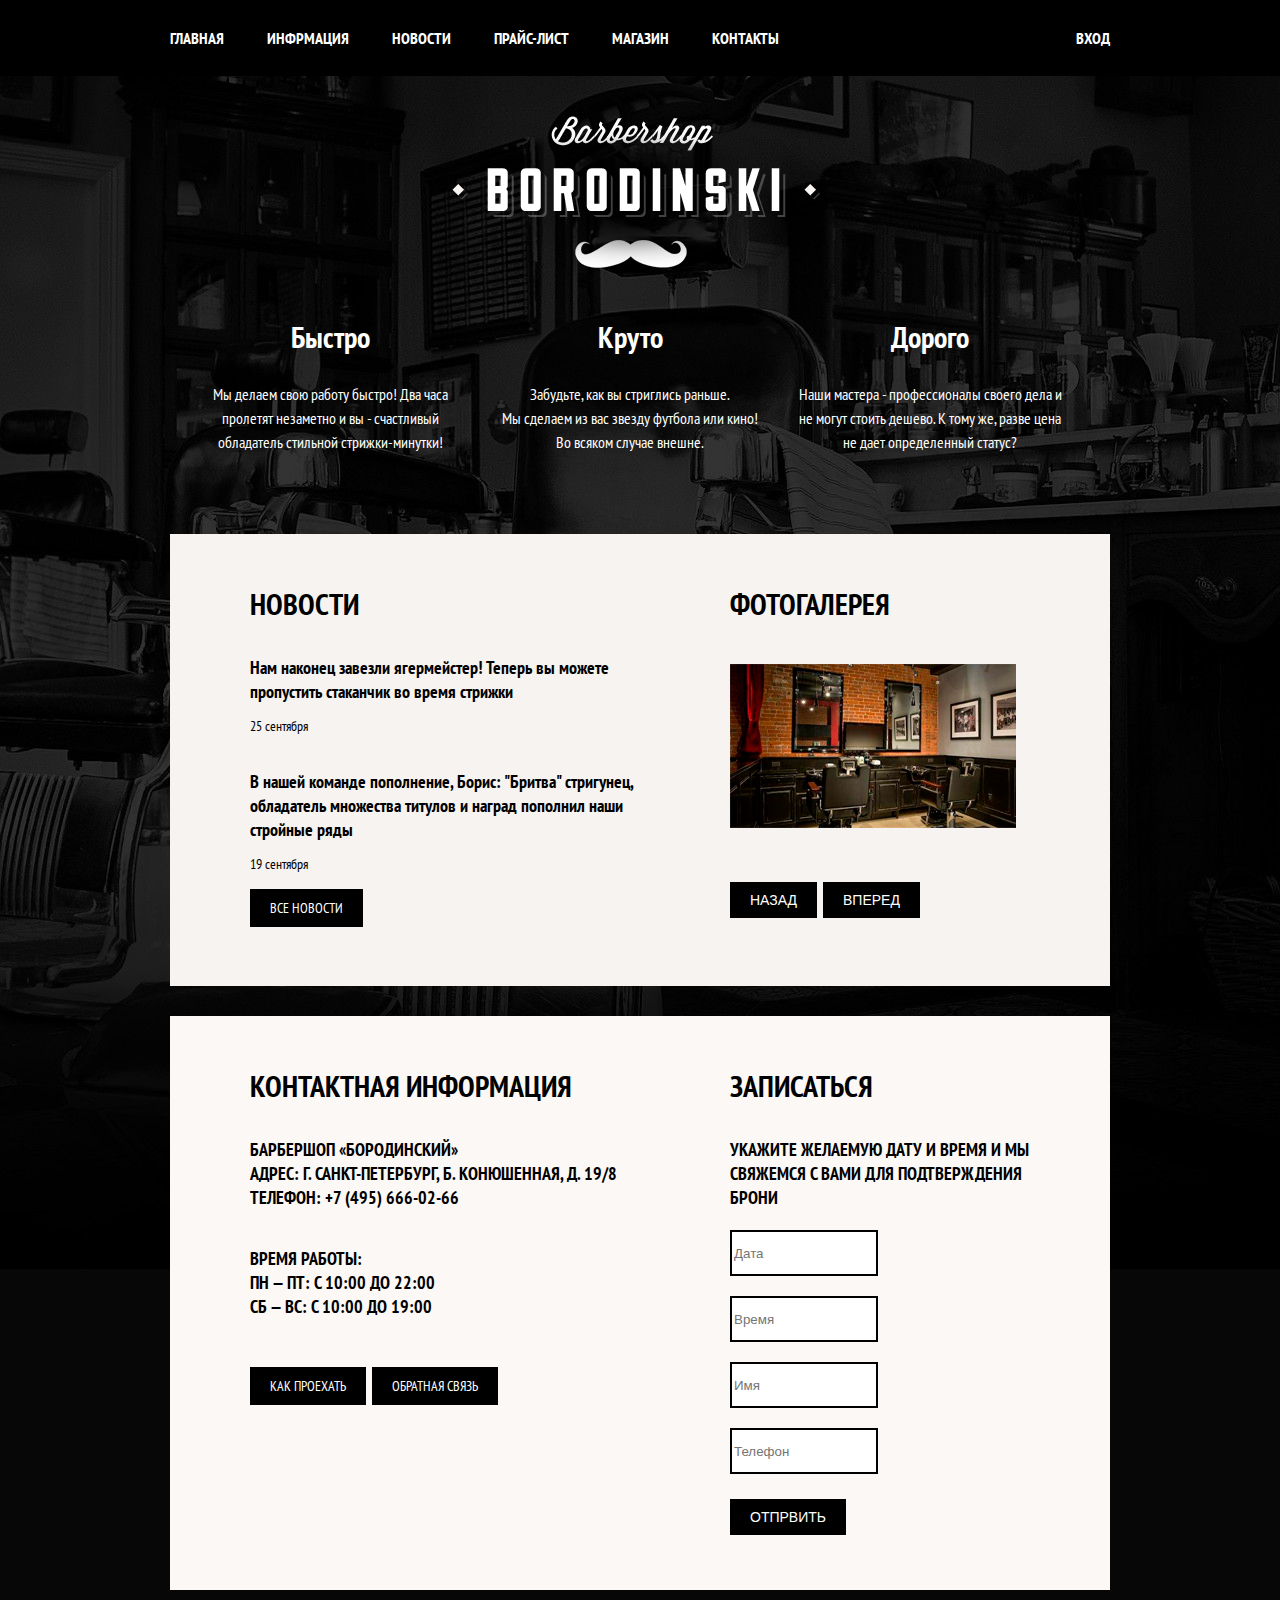
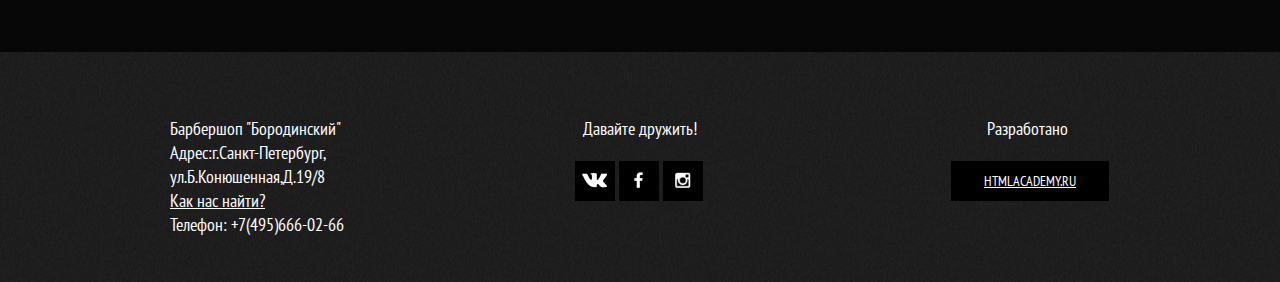
<file: barbershop borodinski/index.html>
<!DOCTYPE html>
<html lang="ru">
<head>
	<meta charset="UTF-8">
	<title>Барбершоп - Borodinski</title>
	<link rel="stylesheet" href="css/reset.css">
	<link href="https://fonts.googleapis.com/css?family=PT+Sans+Narrow:400,700&amp;subset=cyrillic,cyrillic-ext" rel="stylesheet"> 
	<link rel="stylesheet" href="css/style.css">
</head>
<body>
	<header class="main-header ">
		<div class="container clearfix">
			<nav class="main-navigation ">
				<ul>
					<li><a href="#">Главная</a></li>
					<li><a href="#">Инфрмация</a></li>
					<li><a href="#">Новости</a></li>
					<li><a href="#">Прайс-лист</a></li>
					<li><a href="#">Магазин</a></li>
					<li><a href="#">Контакты</a></li>
				</ul>
			</nav>
			<div class="user-block "><a href="#">Вход</a></div>
		</div>
	</header>
	<div class="first-block">
		<div class="container">
		<div class="logo">	
			<img src="img/logo.png" alt="">
		</div>
		
		<div class="row-first-block clearfix">
			
			<div class="first-row"><b>Быстро</b>
			<div class=firs-row-title>
				<p>
                     Мы делаем свою работу быстро! Два часа<br>
                     пролетят незаметно и вы - счастливый<br>
                     обладатель стильной стрижки-минутки!
                </p>
			</div>
			</div>
			
			<div class="second-row"><b>Круто</b>
			<div class="second-row-titles">
				<p>
                     Забудьте, как вы стриглись раньше.<br>
                     Мы сделаем из вас звезду футбола или кино!<br>
                     Во всяком случае внешне.
                </p>
			</div>
			</div>
			
			<div class="therd-row"><b>Дорого</b>
			<div class="therd-row-titles">
				<p>
                     Наши мастера - профессионалы своего дела и<br>
                     не могут стоить дешево. К тому же, разве цена<br>
                     не дает определенный статус?
                </p>
			</div>
			</div>
		
	</div>
</div>
</div>
	<div class="content-block">
		<div class="container">
		<div class="user-content clearfix">
			<div class="news">
				<b>Новости</b>
				<p class="item-news">Нам наконец завезли ягермейстер! Теперь вы можете<br> пропустить стаканчик во время стрижки</p>
				<p class="date">25 сентября</p>
				<p class="item-news">В нашей команде пополнение, Борис: "Бритва" стригунец,<br> обладатель множества титулов и наград пополнил наши<br> стройные ряды</p>
				<p class="date">19 сентября</p>
				<div class="button-all-news">
				<a href="#" class="btn">Все новости</a> 
			</div>
			</div>
			<div class="photo-gallery">
				<b>Фотогалерея</b>
				<div class="images-photo-gallery">

				<img src="img/imge-gallery.png" alt="" class="images-photo">
				<div class="control-gallery">
					<button class="btn">Назад</button> 
					<button class="btn">Вперед</button>
				</div>
				</div>
			</div>
		</div>
	</div>
	</div>
	<div class="contact-info">
		<div class="container">
			<div class="contacts-block clearfix">
				<div class="contacts">
					<b>Контактная информация</b>
					<p class="item-news">БАРБЕРШОП «БОРОДИНСКИЙ»<br>
						АДРЕС: Г. САНКТ-ПЕТЕРБУРГ, Б. КОНЮШЕННАЯ, Д. 19/8<br>
						ТЕЛЕФОН: +7 (495) 666-02-66</p>
					<p class="item-news">ВРЕМЯ РАБОТЫ:<br> 
						ПН — ПТ: С 10:00 ДО 22:00<br>
						СБ — ВС: С 10:00 ДО 19:00</p>
						<div class="buttons-contacts">
							<a href="#" class="btn">Как проехать</a>
							<a href="#" class="btn">Обратная связь</a>
				</div>
			</div>
			<div class="enroll">
				<b>Записаться</b>
				<p class="item-news">УКАЖИТЕ ЖЕЛАЕМУЮ ДАТУ И ВРЕМЯ И МЫ СВЯЖЕМСЯ С ВАМИ ДЛЯ ПОДТВЕРЖДЕНИЯ БРОНИ</p>
				<div class="forms">
					<form>
					<input class="input-form" type="dating" placeholder="Дата">
					<input class="input-form" type="clock" placeholder="Время">
					<input class="input-form" type="name" placeholder="Имя">
					<input class="input-form" type="telephone" placeholder="Телефон">
					</form>
				</div>
				<button class="btn">Отпрвить</button>
			</div>
			</div>
		</div>
	</div>
	<footer>
		<div class="container">
			<div class="foot clearfix">
				<div class="adress">
					<p>Барбершоп "Бородинский"<br> Адрес:г.Санкт-Петербург,<br>ул.Б.Конюшенная,Д.19/8
						<a href="#"><br>Как нас найти?</a><br>
						Телефон: +7(495)666-02-66
					</p>
				</div>
				<div class="social-networks">
					<div class="networks">
					<p>Давайте дружить!</p>
						<div class="buttons-social-networks">
						<button class="btn1">
							<img src="img/v.png" alt="" class="soc">
						</button>
					
					
						<button class="btn1">
							<img src="img/f.png" alt="" class="soc">
						</button>
					
					
						<button class="btn1">
							<img src="img/inst.png" alt="" class="soc">
						</button>
						</div>
					</div>
				</div>
				<div class="developer clearfix">
					<p>Разработано</p>
					<div class="button-developer">
					<a href="#" class="">HTMLACADEMY.RU</a>
					</div>
				</div>
			</div>
		</div>
	</footer>

</body>
</html>
</file>
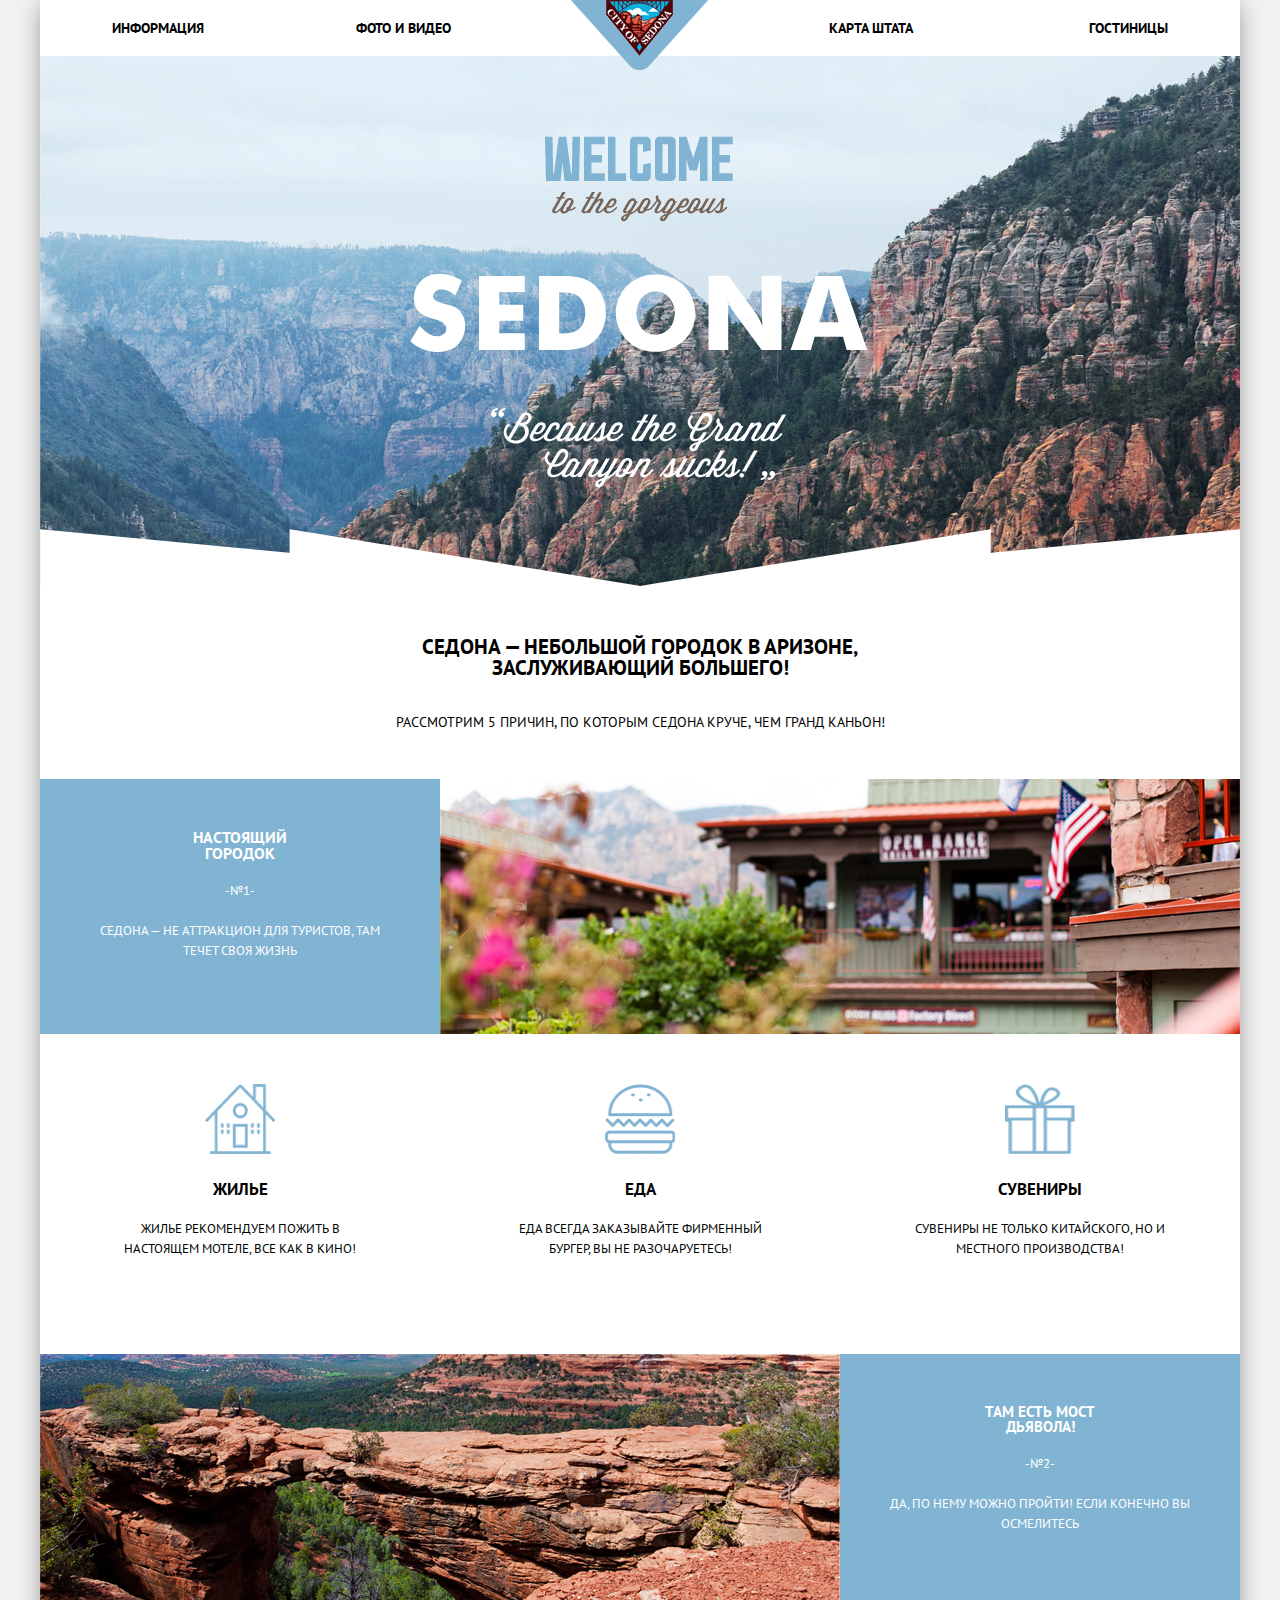
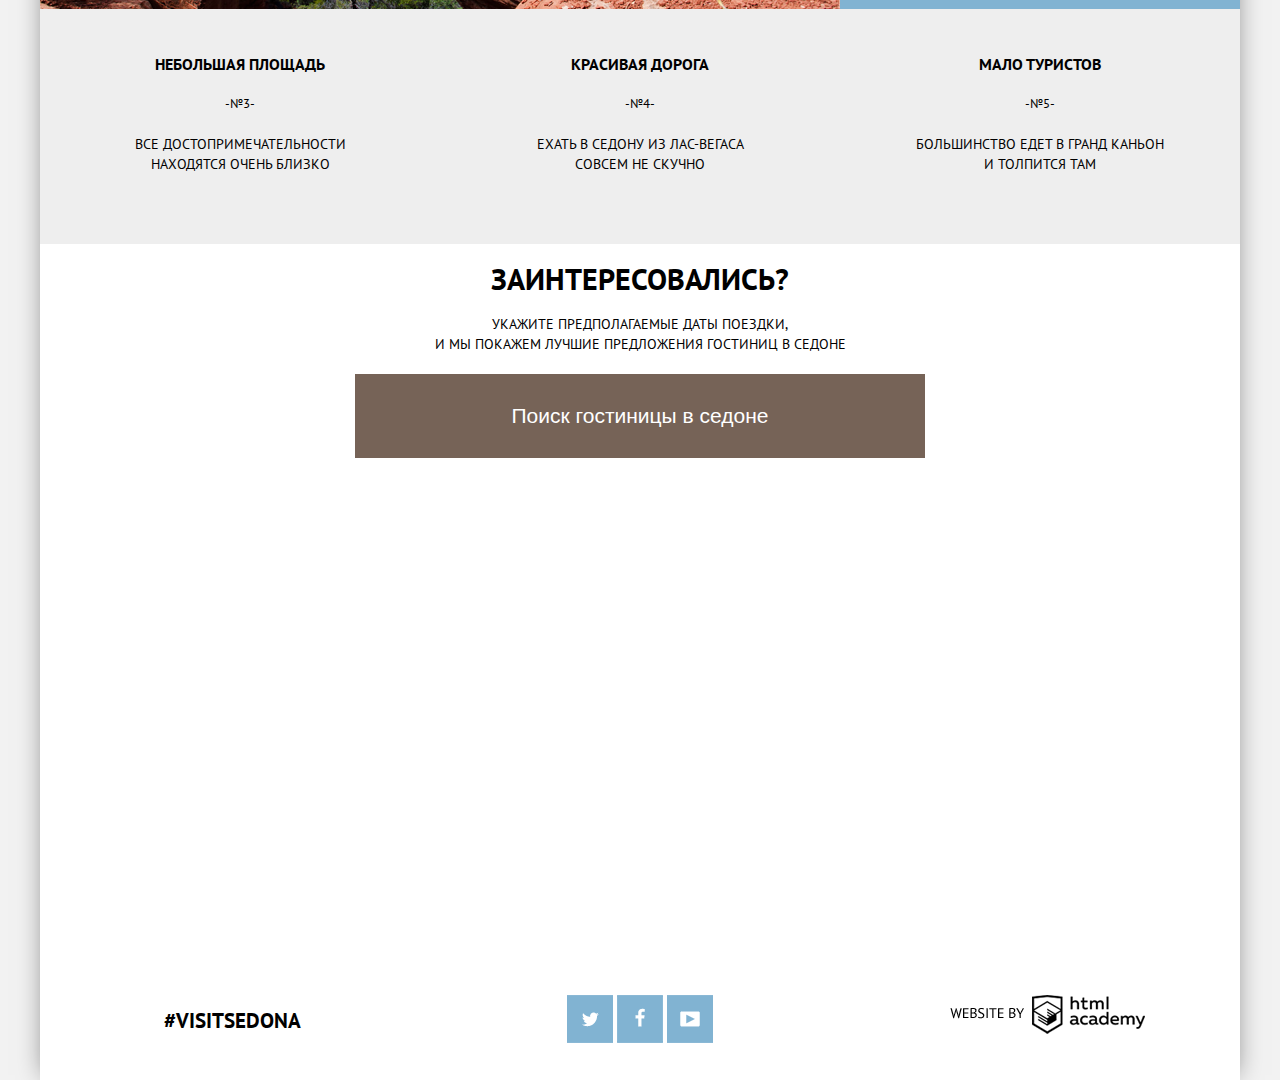
<file: sedona/index.html>
<!DOCTYPE html>
<html lang="en">
<head>
	<meta charset="UTF-8">
	<title>Sedona</title>
	<link rel="stylesheet" href="css/reset.css">
	<link href="https://fonts.googleapis.com/css?family=PT+Sans:400,400i,700&amp;subset=cyrillic-ext" rel="stylesheet">
	<link rel="stylesheet" href="css/style.css">
</head>
<body>
	<div class="wrapper">
			<div class="main-menu">
				
				<nav class="clearfix">
				<ul class="left-menu">
					<li class="item-menu"><a href="#">Информация</a></li>
					<li class="item-menu"><a href="#">Фото и видео</a></li>
				</ul>
				<img src="img/icon-header.png" class="icon-header" alt="">
				<ul class="right-menu">
					<li class="item-menu"><a href="#">Карта штата</a></li>
					<li class="item-menu"><a href="#">Гостиницы</a></li>
				</ul>
			</nav>
		</div>
		<div class="image-header">
			<div class="main-caption">
				<img src="img/welcome.png" alt="">
			</div>
			<img class="bg-mask" src="img/bg-bottom.png" alt="">
		</div>
		
	<section class="causes clearfix">
		<div class="caption-section1">
			<h1>СЕДОНА — небольшой городок в АРИЗОНЕ,  
			заслуживающий большего!</h1>
			<p>Рассмотрим 5 причин, по которым Седона круче, чем гранд каньон!</p>
		</div>
		<div class="section-block1">
			<h2>Настоящий городок</h2>
			<p class="number-section-block1">-№1-</p>
			<p>СЕДОНА — НЕ АТТРАКЦИОН ДЛЯ ТУРИСТОВ, ТАМ <br> ТЕЧЕТ СВОЯ ЖИЗНЬ</p>
		</div>
		<div class="section-block2"></div>
		<div claas="section-causes clearfix">
			<div class="section-block3">
				<img src="img/home.png" alt="" class="icon-section" height="70px">
				<h2>Жилье</h2>
				<p>Жилье  Рекомендуем пожить в настоящем мотеле, все как в кино!</p>
			</div>
			<div class="section-block4">
				<img src="img/food.png" alt="" class="icon-section" height="70px">
				<h2>Еда</h2>
				<p>ЕДА  Всегда заказывайте ФИРМЕННЫЙ БУРГЕР, Вы НЕ разочаруетесь!</p>
			</div>
			<div class="section-block5">
				<img src="img/surprise.png" alt="" class="icon-section" height="70px">
				<h2>Сувениры</h2>
				<p>СУВЕНИРЫ  Не только китайского, но и местного производства!</p>
			</div>
		</div>
	</section>
	<section class="attraction">
		<div class="attraction-list clearfix">
			<div class="attraction-block1"></div>
			<div class="attraction-block2">
				<h2>Там есть мост дьявола!</h2>
			<p class="number-section-block2">-№2-</p>
			<p>Да, по нему можно пройти! Если конечно вы осмелитесь</p>
			</div>
		</div>
	</section>
	<section>
		<div class="attraction-list-down clearfix">
			<div class="section6-columns">
				<p class="caption-section6">НЕБОЛЬШАЯ ПЛОЩАДЬ</p>
				<p class="number-section-block6-7-8">-№3-</p>
				<p>ВСЕ достопримечательности находятся очень близко</p>
			</div>
			<div class="section6-columns">
				<p class="caption-section6">КРАСИВАЯ ДОРОГА</p>
				<p class="number-section-block6-7-8">-№4-</p>
				<p>ЕХАТЬ В СЕДОНУ ИЗ ЛАС-ВЕГАСА совсем не скучно</p>
			</div>
			<div class="section6-columns">
				<p class="caption-section6">МАЛО ТУРИСТОВ</p>
				<p class="number-section-block6-7-8">-№5-</p>
				<p>Большинство едет в гранд каньон и толпится там</p>
			</div>
		</div>
	</section>
	<section>
		<div class="header-map">
			<h2 class="map-caption">Заинтересовались?</h2>
			<p>Укажите предполагаемые даты поездки,<br> и мы покажем лучшие предложения гостиниц в седоне</p>
			<button class="btn-map">Поиск гостиницы в седоне</button>
		</div>
		<div class="map">
			<iframe src="https://www.google.com/maps/embed?pb=!1m18!1m12!1m3!1d5035.809329592816!2d37.594236405641475!3d55.78979877584436!2m3!1f0!2f0!3f0!3m2!1i1024!2i768!4f13.1!3m3!1m2!1s0x46b54a032155410f%3A0x8f08569afef43427!2z0JLQsNC00LrQvtCy0YHQutC40Lkg0L_QtdGALiwgMTgsINCc0L7RgdC60LLQsCwgMTI3MDU1!5e0!3m2!1sru!2sru!4v1522681771791" width="1200" height="500" frameborder="0" style="border:0" allowfullscreen></iframe>
		</div>
	</section>
	<footer class="clearfix">
		<div class="hastag">
			<a href="#">#Visitsedona</a>
		</div>
		<div class="social-network">
			<a href="#"><img src="img/t.png" alt=""></a>
			<a href="#"><img src="img/f.png" alt=""></a>
			<a href="#"><img src="img/y.png" alt=""></a>
		</div>
		<div class="copiright">
			<a href="#"><img src="img/htmacad.png" alt=""></a>
		</div>
	</footer>
</div>
</body>
</html>
</file>
<file: barbershop borodinski/css/style.css>
.clearfix::after {
    content: "";
    display: table;
    clear: both;
}

a {
	color: #fff;
}


body {
	font-family: 'PT Sans Narrow', sans-serif;
	font-size: 14px;
	background: url(../img/background.jpg) no-repeat top center;
	color: #fff;
	background-color: #070707;
	min-width: 960px;
}

.main-header {
	background-color: #000;
}

.container {
	margin: 0px auto;
	width: 940px;
	padding: 0px 10px;
}

.main-navigation {
	float: left;
	width: 780px;
	padding: 30px 0px;
}

.main-navigation ul li {
	display: inline-block;
	font-size: 16px;
	font-weight: bold;
	color: #f7f4f1;
	text-transform: uppercase;
	margin-right: 40px;
}

.user-block a,.main-navigation ul li a {
	text-decoration: none;
	-display: block;
}

.user-block {
	float: right;
	max-width: 140px;
	text-transform: uppercase;
	font-size: 16px;
	font-weight: bold;
	color: #f7f4f1;
	padding: 30px 0px;
}

.row-first-block {
	width: 920px;
	margin: 0 auto;
}

.logo {
	padding-top: 40px;
	margin: 0 auto;
	width: 376px;
}

.first-row {
	width: 300px;
	float: left;
	font-size: 30px;
	font-weight: bold;
	text-align: center;
}

.second-row {
	width: 300px;
	float: left;
	font-size: 30px;
	font-weight: bold;
	text-align: center;

}

.therd-row {
	width: 300px;
	float: left;
	font-size: 30px;
	font-weight: bold;
	text-align: center;

}

.first-row p {
	font-size: 16px;
	font-weight: 400;
	text-align: center;
	padding-top: 30px;
	line-height: 24px;
}

.second-row p {
	font-size: 16px;
	font-weight: 400;
	text-align: center;
	padding-top: 30px;
	line-height: 24px;
}

.therd-row p {
	font-size: 16px;
	font-weight: 400;
	text-align: center;
	padding-top: 30px;
	line-height: 24px;
}

.user-content {
	width: 940px;
	margin: 0 auto;
	margin-top: 80px;
	padding: 55px 80px;
	text-align: left;
	font-size: 30px;
	background: #f6f3f0;
	color: black;
	font-weight: bold;
	box-sizing: border-box;
	margin-bottom: 30px;
}

.news {
	width: 440px;
	float: left;

}

.news b {
	text-transform: uppercase;

}

.photo-gallery {
	width: 300px;
	float: right;
	font-size: 30px;
	text-transform: uppercase;
	font-weight: bold;
	text-decoration: none;

}

.item-news {
	margin-top: 37px;
	font-size: 18px;
	line-height: 24px;
}

.images-photo-gallery {
	margin-top: 45px;
}

.images-photo {
	padding-bottom: 50px;
}
 .control-gallery {
	-padding-top: 50px;
	margin-top: 70px;
	display: inline-block;
	margin: 0 auto;
 }


.date {
	margin-top: 15px;
	font-size: 14px;
	font-weight: 400;
}

.button-all-news {
	margin-top: 30px;
}

.btn {
	background: #000000;
	color: #fff;
	border: 0px;
	-width: 140px;
	-height: 40px;
	font-size: 14px;
	padding: 10px 20px;
	text-transform: uppercase;
	text-decoration: none;
	font-weight: 500;
	-display: inline-block;
	vertical-align: top;
}

.btn1 {
	background: #000000;
	color: #fff;
	border: 0px;
	width: 40px;
	height: 40px;
	font-size: 14px;

}

.contacts-block {
	background: #fbf8f5;
	color: #000;
	font-size: 30px;
	font-weight: bold;
	text-transform: uppercase;
	padding: 55px 80px;
	width: 940px;
	margin: 0 auto;
	box-sizing: border-box;
}

.contacts {
	width: 440px;
	float: left;
}

.enroll {
	width: 300px;
	float: right;
}

.buttons-contacts {
	margin-top: 60px;
}

.input-form {
	display: inline-block;
	width: 140px;
	height: 40px;
	border: solid 2px #000;
	margin-top: 20px;
}

.forms {
	margin-bottom: 25px;
}

footer {
	background: url(../img/footer.jpg) center;
}
.foot {
	width: 940px;
	margin: 0 auto;
	padding-top: 65px;
	padding-bottom: 45px;
}
.adress {
	float: left;
	width: 313px;	
}

.social-networks {
	float: left;
	width: 313px;	
}

.developer {
	float: left;
	width: 313px;	
}


.foot {
	font-size: 18px;
	line-height: 24px;
}

.social-networks p {
	text-align: center;
	margin-bottom: 20px;
}

.networks {
	margin: 0 auto;
	width: 260px;
	font-size: 18px;
}

.soc {
	height: 16px;
}

.button-developer {
	display: inline-block;
	background: #000000;
	color: #fff;
	border: 0px;
	font-size: 14px;
	padding: 8px 33px;
	text-transform: uppercase;
	text-decoration: none;
	font-weight: 500;
	vertical-align: top;
	float: right;
}

.developer p {
	margin-left: 150px;
	margin-bottom: 20px;
	font-size: 18px;
	text-align: center;
}

.buttons-social-networks {
	display: inline-block;
	margin-left: 25px;
	width: 140px;
	padding: 0px 40px;
	
}
 .contact-info {
 	padding-bottom: 62px;
 }
</file>
<file: sedona/css/style.css>
.clearfix:after {
    content: "";
    display: table;
    clear: both;
}

body { 
	font-family: 'PT Sans', sans-serif;
	background-color: #f2f2f2;


}

.wrapper {
	width: 1200px;
	margin: 0 auto;
	box-shadow: 0 0 25px -5px rgba(0,0,0,.5);
	background-color: white;
	
}

nav {
	width: 1056px;
	margin: 0 auto;
	padding: 21px 0px;
	position: relative;

}

.left-menu {
	float: left;
	width: 32.1%;
	display: flex;
	justify-content: space-between;
	align-items: center;
    flex-wrap: wrap;
}

.right-menu {
	float: right;
	width: 32.1%;
	display: flex;
	justify-content: space-between;
	align-items: center;
    flex-wrap: wrap;
}

.item-menu {
	display: inline-block;
	font-size: 14px;
	text-transform: uppercase;
	text-decoration: none;
	font-weight: bold;
}

.item-menu a {
	text-decoration: none;
}


.icon-header {
	position: absolute;
	left: 50%;
	margin-left: -69px;
	top: 0;
}

.image-header {
	background: url(../img/background-photo.png) top center;
	height: 530px;
}

.main-caption {
	width: 460px;
	margin: 0 auto;
	padding-top: 80px;
}

.bg-mask {
	margin-top: 39px;
}

.caption-section1 {
	width: 490px;
	margin: 0 auto;
	padding: 50px 0px 50px 0px;
	font-size: 21px;
	text-transform: uppercase;
	font-weight: bold;
	text-align: center;
}

.caption-section1 p {
	margin-top: 37px;
	font-size: 14px;
	font-weight: 400;
}

.section-block1 {
	width: 400px;
	float: left;
	background-color: #81b3d2;
	height: 255px;
	padding: 50px 40px;
	box-sizing: border-box;
	
}

.section-block1 h2 {
	margin: 0 auto;
	width: 120px;
	text-transform: uppercase;
	text-align: center;
	font-size: 16px;
	font-weight: bold;
	color: white;
}

.section-block1 p {
	text-transform: uppercase;
	text-align: center;
	font-size: 13px;
	color: white;
	line-height: 20px;
}

.number-section-block1 {
	padding: 20px 0px;
}

.section-block2 {
	width: 800px;
	float: left;
	background-image: url(../img/section2.png);
	min-height: 255px;
	
}

.section-causes {
	height: 200px;
}

.section-block3 {
	width: 400px;
	float: left;
	margin-top: 25px;
	padding: 25px 65px;
	box-sizing: border-box;
}

.section-block4 {
	width: 400px;
	margin-top: 25px;
	float: left;
	padding: 25px 65px;
	box-sizing: border-box;
}

.section-block5 {
	width: 400px;
	margin-top: 25px;
	float: left;
	padding: 25px 65px;
	box-sizing: border-box;
}

.icon-section {
	margin: 0 auto;
	display: block;
	width: 70px;
}

.section-block3, .section-block4, .section-block5  {
	text-align: center;
	text-transform: uppercase;
	font-weight: 400;
	font-size: 13px;
	line-height: 20px;
}

.section-block3 h2, .section-block4 h2, .section-block5 h2 {
	font-weight: bold;
	font-size: 17px;
	margin-top: 25px;
	margin-bottom: 20px;
}

.attraction {
	margin-top: 70px;
}
.attraction-block1 {
	width: 800px;
	float: left;
	background-image: url(../img/attraction-block1.png);
	height: 255px;
}

.attraction-block2 {
	width: 400px;
	float:  left;
	background-color: #81b3d2;
	height: 255px;
	padding: 50px 40px;
	box-sizing: border-box;
	text-transform: uppercase;
	color: white;
	text-align: center;
	font-size: 13px;
	line-height: 20px;
}

.attraction-block2 h2 {
	text-align: center;
	font-size: 15px;
	font-weight: bold;
	width: 150px;
	margin: 0 auto;
	line-height: 1;
}

.number-section-block2 {
	padding: 20px 0px;
}

.attraction-list-down {
	background-color: #eeeeee;
}

.section6-columns {
	float: left;
	width: 400px;
	-min-height: 250px;
	padding: 45px 70px 70px 70px;
	text-align: center;
	box-sizing: border-box;
	text-transform: uppercase;
	font-weight: bold;
	line-height: 20px;
}

.number-section-block6-7-8 {
	margin: 20px 0px 20px 0px;
	font-weight: normal;
	font-size: 13px;
}

.section6-columns p:nth-child(3) {
	font-weight: normal;
	font-size: 14px;
}

.header-map {
	text-align: center;
	font-size: 14px;
	padding-top: 20px;
	box-sizing: border-box;
	text-transform: uppercase;
}

.map-caption {
	font-size: 30px;
	font-weight: bold;
}

.header-map p {
	margin: 20px 0 20px 0;
	line-height: 20px;
}

.btn-map {
	width: 570px;
	padding: 30px 140px 30px 140px;
	background-color: #766357;
	font-size: 21px;
	color: white;
	border: none;
}

footer {
	padding: 35px 72px 35px 72px;
}

.hastag {
	float: left;
	width: 240px;
	text-align: center;
	padding-top: 15px;
	text-transform: uppercase;
	font-size: 21px;
	font-weight: bold;
}

.social-network {
	float: left;
	width: 575px;
	text-align: center;
}

.copiright {
	float: left;
	width: 240px;
	text-align: center;
}
 
.hastag a {
	text-decoration: none;
}

a:visited {
	color: black;
}

a {
	color: black;
}
</file>
